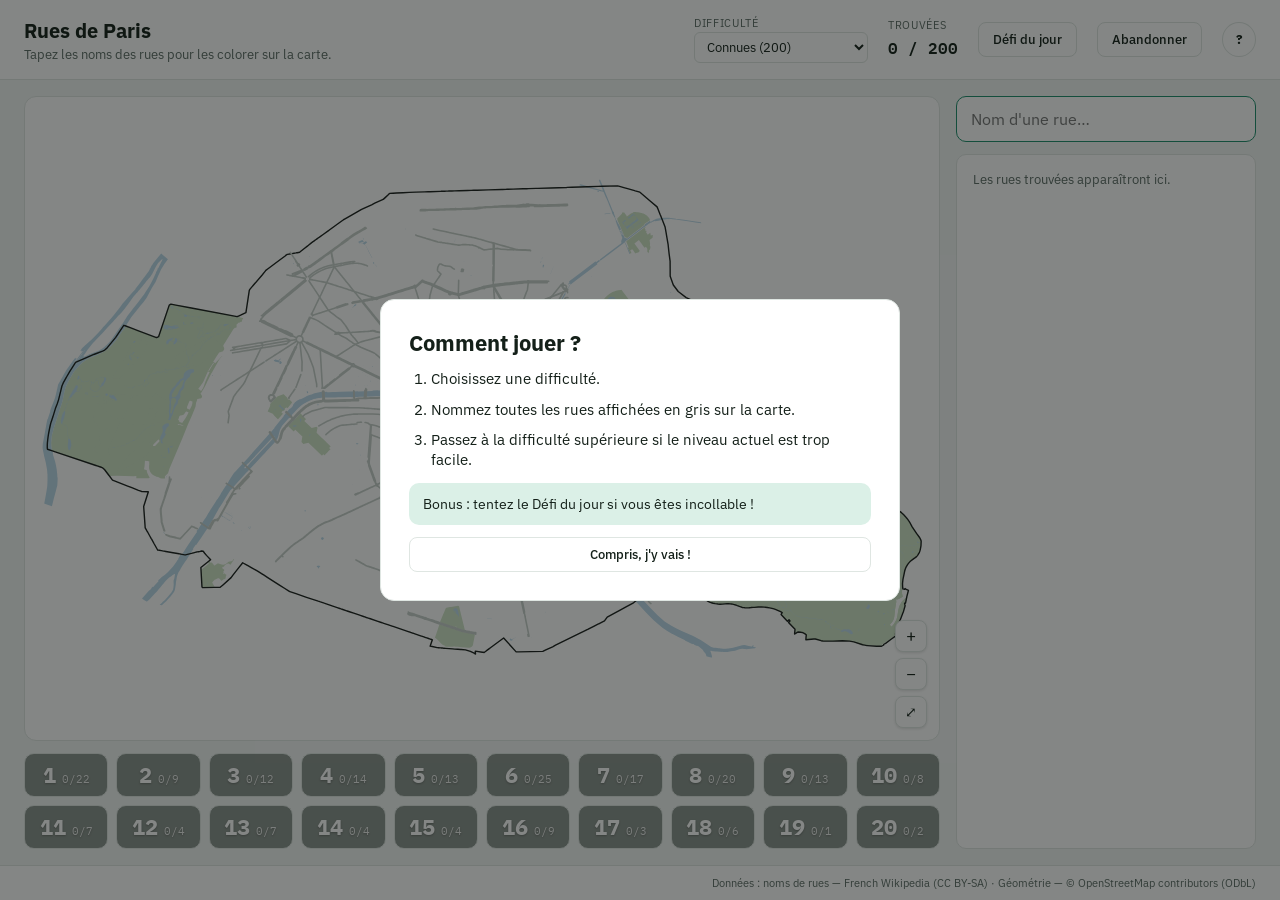
<file: index.html>
<!DOCTYPE html>
<html lang="fr">
<head>
<meta charset="UTF-8">
<meta name="viewport" content="width=device-width, initial-scale=1.0">
<title>Rues de Paris</title>
<link rel="stylesheet" href="https://fonts.googleapis.com/css2?family=IBM+Plex+Sans:wght@400;500;600;700&family=IBM+Plex+Mono:wght@400;500;600&display=swap">
<link rel="stylesheet" href="style.css?v=3">
</head>
<body>

<header id="app-header">
  <div class="title-block">
    <h1>Rues de Paris</h1>
    <p class="subtitle">Tapez les noms des rues pour les colorer sur la carte.</p>
  </div>
  <div class="controls">
    <label class="field" id="tierField">
      <span>Difficulté</span>
      <select id="tierSelect">
        <option value="1">Monuments</option>
        <option value="2" selected>Connues</option>
        <option value="3">Averties</option>
        <option value="4">Carte complète</option>
      </select>
    </label>
    <div class="stat" id="counterStat">
      <span class="stat-label">Trouvées</span>
      <span class="stat-value" id="counter">0 / 0</span>
    </div>
    <div class="stat" id="challengeTimerStat" hidden>
      <span class="stat-label">Temps</span>
      <span class="stat-value" id="challengeTimer">00:00</span>
    </div>
    <button id="challengeBtn" class="btn-secondary">Défi du jour</button>
    <button id="giveupBtn" class="btn-secondary">Abandonner</button>
    <button id="helpBtn" class="btn-secondary" title="Comment jouer ?" aria-label="Comment jouer ?">?</button>
  </div>
</header>

<main id="app-main">
  <div id="map-column">
    <div id="map-wrap">
      <svg id="map" xmlns="http://www.w3.org/2000/svg"></svg>
      <div id="challengeMapOptions" class="map-overlay" hidden>
        <label class="toggle-field">
          <input type="checkbox" id="showAllStreetsToggle">
          <span>Afficher toutes les rues</span>
        </label>
      </div>
      <div id="zoomControls" class="map-overlay">
        <button id="zoomInBtn" class="zoom-btn" title="Zoomer" aria-label="Zoomer">+</button>
        <button id="zoomOutBtn" class="zoom-btn" title="Dézoomer" aria-label="Dézoomer">−</button>
        <button id="resetViewBtn" class="zoom-btn zoom-btn-reset" title="Réinitialiser la vue" aria-label="Réinitialiser la vue">⤢</button>
      </div>
    </div>
    <div id="districtGrid" aria-live="polite"></div>
  </div>

  <aside id="sidebar">
    <input id="guessInput" type="text" autocomplete="off" autocorrect="off" spellcheck="false"
           placeholder="Nom d'une rue…" autofocus>
    <div id="foundList" aria-live="polite"></div>
  </aside>

  <aside id="challenge-sidebar" hidden>
    <div class="route-header">
      <div class="route-place"><span class="swatch" id="routeSwatchA"></span><span id="routePlaceA"></span></div>
      <div class="route-arrow">→</div>
      <div class="route-place"><span class="swatch" id="routeSwatchB"></span><span id="routePlaceB"></span></div>
    </div>
    <div id="challengeStatus" hidden></div>
    <input id="challengeInput" type="text" autocomplete="off" autocorrect="off" spellcheck="false"
           placeholder="Nom d'une rue…">
    <div id="challengeFoundList" aria-live="polite"></div>
  </aside>
</main>

<footer id="attribution">
  Données : noms de rues — French Wikipedia (CC BY-SA) · Géométrie — © OpenStreetMap contributors (ODbL)
</footer>

<div id="endPanel" hidden>
  <div id="endCard">
    <h2 id="endTitle"></h2>
    <p id="endSubtitle"></p>
    <div id="missedList"></div>
    <button id="closeEndBtn" class="btn-secondary">Fermer</button>
  </div>
</div>

<div id="introPanel" hidden>
  <div id="introCard">
    <h2>Comment jouer ?</h2>
    <ol>
      <li>Choisissez une difficulté.</li>
      <li>Nommez toutes les rues affichées en gris sur la carte.</li>
      <li>Passez à la difficulté supérieure si le niveau actuel est trop facile.</li>
    </ol>
    <p id="introBonus">Bonus : tentez le Défi du jour si vous êtes incollable !</p>
    <button id="closeIntroBtn" class="btn-secondary">Compris, j'y vais !</button>
  </div>
</div>

<div id="confettiLayer" aria-hidden="true"></div>

<!-- Bump ?v=N on style.css/game.js/data/paris_streets.js whenever any of
     them changes — GitHub Pages serves everything with a 10-minute
     cache-control, so without a version bump a just-pushed fix can sit
     invisible in a visitor's browser cache for up to 10 minutes. -->
<script src="data/paris_streets.js?v=3"></script>
<script src="game.js?v=3"></script>
</body>
</html>
</file>
<file: style.css>
:root {
  color-scheme: light;
  --bg: #f2f5f4;
  --surface: #ffffff;
  --text: #142019;
  --muted: #5b6b64;
  --accent: #1f8f6d;
  --accent-soft: #dbf0e7;
  --border: #dfe6e2;
  --unfound-stroke: #c7cfca;
  --revealed-stroke: #b0433b;
  --input-bg: #ffffff;
  --shake-bg: #fbe4e1;
  --cell-empty: #8a938d;
  --font-sans: "IBM Plex Sans", system-ui, -apple-system, "Segoe UI", sans-serif;
  --font-mono: "IBM Plex Mono", ui-monospace, "SF Mono", Menlo, monospace;
}

/* Deliberately a single, always-light theme — no dark mode. */

* { box-sizing: border-box; }

/* The `hidden` attribute must always win over a component's own
   `display` rule (flex/grid/etc.), or a toggled-off element still
   renders and blocks clicks. */
[hidden] {
  display: none !important;
}

html, body {
  height: 100%;
}

body {
  margin: 0;
  background: var(--bg);
  color: var(--text);
  font-family: var(--font-sans);
  display: flex;
  flex-direction: column;
}

/* ---------- header ---------- */

#app-header {
  display: flex;
  flex-wrap: wrap;
  align-items: center;
  justify-content: space-between;
  gap: 16px;
  padding: 16px 24px;
  background: var(--surface);
  border-bottom: 1px solid var(--border);
}

.title-block h1 {
  margin: 0;
  font-size: 20px;
  font-weight: 700;
}

.subtitle {
  margin: 2px 0 0;
  font-size: 13px;
  color: var(--muted);
}

.controls {
  display: flex;
  flex-wrap: wrap;
  align-items: center;
  gap: 20px;
}

.field {
  display: flex;
  flex-direction: column;
  gap: 2px;
  font-size: 11px;
  color: var(--muted);
  text-transform: uppercase;
  letter-spacing: 0.06em;
}

.field select {
  font-family: var(--font-sans);
  font-size: 13px;
  text-transform: none;
  letter-spacing: normal;
  color: var(--text);
  background: var(--surface);
  border: 1px solid var(--border);
  border-radius: 6px;
  padding: 5px 8px;
}

.stat {
  display: flex;
  flex-direction: column;
  gap: 2px;
}

.stat-label {
  font-size: 11px;
  color: var(--muted);
  text-transform: uppercase;
  letter-spacing: 0.06em;
}

.stat-value {
  font-family: var(--font-mono);
  font-size: 16px;
  font-weight: 600;
  font-variant-numeric: tabular-nums;
}

.btn-secondary {
  font-family: var(--font-sans);
  font-size: 13px;
  font-weight: 500;
  color: var(--text);
  background: var(--surface);
  border: 1px solid var(--border);
  border-radius: 8px;
  padding: 8px 14px;
  cursor: pointer;
}
.btn-secondary:hover {
  border-color: var(--accent);
  color: var(--accent);
}

#helpBtn {
  width: 34px;
  padding: 8px 0;
  text-align: center;
  font-weight: 700;
  border-radius: 50%;
}

#challengeBtn.solved {
  background: var(--accent);
  border-color: var(--accent);
  color: #ffffff;
}
#challengeBtn.solved:hover {
  background: var(--accent);
  border-color: var(--accent);
  color: #ffffff;
}

#tierSelect option.won {
  color: var(--muted);
}

/* ---------- main layout ---------- */

#app-main {
  flex: 1;
  display: flex;
  min-height: 0;
  padding: 16px 24px;
  gap: 16px;
}

#map-column {
  flex: 1;
  min-width: 0;
  display: flex;
  flex-direction: column;
  gap: 12px;
  min-height: 0;
}

#map-wrap {
  position: relative;
  flex: 1;
  min-height: 0;
  background: var(--surface);
  border: 1px solid var(--border);
  border-radius: 12px;
  display: flex;
  align-items: stretch;
  overflow: hidden;
}

#map {
  width: 100%;
  height: 100%;
  cursor: grab;
  touch-action: none;
}
#map-wrap.dragging #map {
  cursor: grabbing;
}
#map-wrap.dragging {
  user-select: none;
}

.map-overlay {
  position: absolute;
  z-index: 2;
}

#zoomControls {
  right: 12px;
  bottom: 12px;
  display: flex;
  flex-direction: column;
  gap: 6px;
}

#challengeMapOptions {
  left: 12px;
  top: 12px;
  background: var(--surface);
  border: 1px solid var(--border);
  border-radius: 8px;
  padding: 8px 10px;
  box-shadow: 0 1px 3px rgba(0, 0, 0, 0.12);
}

.toggle-field {
  display: flex;
  align-items: center;
  gap: 7px;
  font-size: 12.5px;
  color: var(--text);
  cursor: pointer;
  white-space: nowrap;
}

.zoom-btn {
  width: 32px;
  height: 32px;
  border-radius: 8px;
  border: 1px solid var(--border);
  background: var(--surface);
  color: var(--text);
  font-family: var(--font-sans);
  font-size: 17px;
  line-height: 1;
  cursor: pointer;
  display: flex;
  align-items: center;
  justify-content: center;
  box-shadow: 0 1px 3px rgba(0, 0, 0, 0.12);
}
.zoom-btn:hover {
  border-color: var(--accent);
  color: var(--accent);
}
.zoom-btn-reset {
  font-size: 14px;
}

.map-park {
  fill: #cfe3c6;
  fill-rule: evenodd;
  stroke: none;
  pointer-events: none;
}

.map-water {
  fill: #bcd9ea;
  fill-rule: evenodd;
  stroke: none;
  pointer-events: none;
}

.map-boundary {
  fill: none;
  stroke: #1a1f1c;
  stroke-width: 1.4;
  stroke-linejoin: round;
  vector-effect: non-scaling-stroke;
  pointer-events: none;
}

.street {
  fill: none;
  stroke: var(--unfound-stroke);
  stroke-width: 1.6;
  stroke-linecap: round;
  stroke-linejoin: round;
  vector-effect: non-scaling-stroke;
  transition: stroke 0.4s ease, stroke-width 0.4s ease;
}

.street.found {
  stroke-width: 2.6;
}

.street.revealed {
  stroke: var(--revealed-stroke);
  stroke-width: 1.8;
  stroke-dasharray: 3 3;
}

.street.found-route {
  stroke-width: 3.2;
}

.place-marker {
  transition: r 0.12s ease-out;
}

.place-marker-label {
  transition: opacity 0.15s ease-out, font-size 0.12s ease-out;
}

.street.pulse {
  animation: pulse 0.5s ease;
}
@keyframes pulse {
  0% { stroke-width: 2.6; }
  50% { stroke-width: 5; }
  100% { stroke-width: 2.6; }
}

#sidebar, #challenge-sidebar {
  width: 300px;
  flex-shrink: 0;
  display: flex;
  flex-direction: column;
  gap: 12px;
  min-height: 0;
}

#guessInput, #challengeInput {
  font-family: var(--font-sans);
  font-size: 16px;
  color: var(--text);
  background: var(--input-bg);
  border: 1px solid var(--border);
  border-radius: 10px;
  padding: 12px 14px;
  outline: none;
}
#guessInput:focus, #challengeInput:focus {
  border-color: var(--accent);
}
#guessInput.shake, #challengeInput.shake {
  animation: shake 0.35s ease;
  background: var(--shake-bg);
}
@keyframes shake {
  0%, 100% { transform: translateX(0); }
  25% { transform: translateX(-6px); }
  75% { transform: translateX(6px); }
}

.route-header {
  display: flex;
  align-items: center;
  gap: 8px;
  background: var(--surface);
  border: 1px solid var(--border);
  border-radius: 10px;
  padding: 12px 14px;
  font-size: 13.5px;
}
.route-place {
  display: flex;
  align-items: center;
  min-width: 0;
  gap: 8px;
}
.route-place span:last-child {
  overflow: hidden;
  text-overflow: ellipsis;
  white-space: nowrap;
}
.route-arrow {
  color: var(--muted);
  flex-shrink: 0;
}

#challengeStatus {
  background: var(--accent-soft);
  border: 1px solid var(--border);
  border-radius: 10px;
  padding: 14px;
  font-size: 13.5px;
  display: flex;
  flex-direction: column;
  gap: 10px;
}

#districtGrid {
  flex: 0 0 auto;
  display: grid;
  grid-template-columns: repeat(10, 1fr);
  gap: 8px;
}

.district-cell {
  background-image: linear-gradient(to right, var(--fill-color, var(--accent)) var(--pct, 0%), var(--cell-empty) var(--pct, 0%));
  border: 1px solid var(--border);
  border-radius: 10px;
  padding: 10px 6px;
  display: flex;
  flex-direction: row;
  align-items: baseline;
  justify-content: center;
  gap: 6px;
  transition: background-image 0.4s ease, opacity 0.3s ease;
}

.district-cell.empty {
  opacity: 0.35;
}

.district-cell .arr-number {
  font-family: var(--font-mono);
  font-size: 22px;
  font-weight: 700;
  line-height: 1;
  color: #ffffff;
  text-shadow: 0 1px 2px rgba(0, 0, 0, 0.25);
}

.district-cell .arr-count {
  font-family: var(--font-mono);
  font-size: 10.5px;
  color: rgba(255, 255, 255, 0.85);
  font-variant-numeric: tabular-nums;
  text-shadow: 0 1px 2px rgba(0, 0, 0, 0.25);
}

.district-cell.complete {
  border-color: var(--fill-color, var(--accent));
}

#foundList, #challengeFoundList {
  flex: 1;
  min-height: 0;
  overflow-y: auto;
  background: var(--surface);
  border: 1px solid var(--border);
  border-radius: 10px;
  padding: 6px;
}

.found-item {
  display: flex;
  justify-content: space-between;
  gap: 8px;
  padding: 7px 10px;
  border-radius: 6px;
  font-size: 13.5px;
}
.found-item:hover {
  background: var(--accent-soft);
}
.found-item .swatch {
  display: inline-block;
  width: 9px;
  height: 9px;
  border-radius: 50%;
  margin-right: 8px;
  flex-shrink: 0;
}
.found-item .name {
  flex: 1;
  min-width: 0;
  overflow: hidden;
  text-overflow: ellipsis;
  white-space: nowrap;
}
.found-item .arr {
  font-family: var(--font-mono);
  font-size: 11px;
  color: var(--muted);
  font-variant-numeric: tabular-nums;
}

#foundList:empty::before {
  content: "Les rues trouvées apparaîtront ici.";
  color: var(--muted);
  font-size: 13px;
  padding: 10px;
  display: block;
}
#challengeFoundList:empty::before {
  content: "Les rues de votre itinéraire apparaîtront ici.";
  color: var(--muted);
  font-size: 13px;
  padding: 10px;
  display: block;
}

/* ---------- end panel (classic mode only — challenge mode ends inline
   in the sidebar via #challengeStatus, no modal) ---------- */

#endPanel, #introPanel {
  position: fixed;
  inset: 0;
  background: rgba(10, 15, 13, 0.5);
  display: flex;
  align-items: center;
  justify-content: center;
  padding: 24px;
  z-index: 10;
}

#endCard, #introCard {
  background: var(--surface);
  border: 1px solid var(--border);
  border-radius: 14px;
  padding: 28px;
  max-width: 520px;
  width: 100%;
  max-height: 80vh;
  display: flex;
  flex-direction: column;
  gap: 12px;
}

#endTitle, #introCard h2 {
  margin: 0;
  font-size: 22px;
}

#endSubtitle {
  margin: 0;
  color: var(--muted);
  font-size: 14px;
}

#missedList {
  overflow-y: auto;
  border-top: 1px solid var(--border);
  padding-top: 10px;
  font-size: 13px;
  line-height: 1.7;
}
#missedList h3 {
  font-size: 12px;
  text-transform: uppercase;
  letter-spacing: 0.06em;
  color: var(--muted);
  margin: 12px 0 4px;
}
#missedList h3:first-child { margin-top: 0; }

#introCard ol {
  margin: 0;
  padding-left: 22px;
  display: flex;
  flex-direction: column;
  gap: 10px;
  font-size: 14.5px;
  line-height: 1.4;
}

#introBonus {
  margin: 0;
  padding: 12px 14px;
  background: var(--accent-soft);
  border-radius: 10px;
  font-size: 14px;
}

/* ---------- confetti ---------- */

#confettiLayer {
  position: fixed;
  inset: 0;
  pointer-events: none;
  z-index: 9;
  overflow: hidden;
}

.confetti-piece {
  position: absolute;
  top: -12px;
  width: 8px;
  height: 14px;
  opacity: 0.9;
  animation-name: confetti-fall;
  animation-timing-function: ease-in;
  animation-fill-mode: forwards;
}

@keyframes confetti-fall {
  0% { transform: translateY(0) rotate(0deg); opacity: 0.9; }
  100% { transform: translateY(105vh) rotate(540deg); opacity: 0; }
}

@media (prefers-reduced-motion: reduce) {
  .confetti-piece { animation: none; display: none; }
}

/* ---------- attribution ---------- */

#attribution {
  text-align: right;
  padding: 10px 24px;
  font-size: 11px;
  color: var(--muted);
  background: var(--surface);
  border-top: 1px solid var(--border);
}

/* ---------- responsive ---------- */

@media (max-width: 720px) {
  #app-main {
    flex-direction: column;
  }
  #sidebar, #challenge-sidebar {
    width: 100%;
  }
  #map-wrap {
    min-height: 320px;
  }
  #districtGrid {
    grid-template-columns: repeat(5, 1fr);
  }
}
</file>
